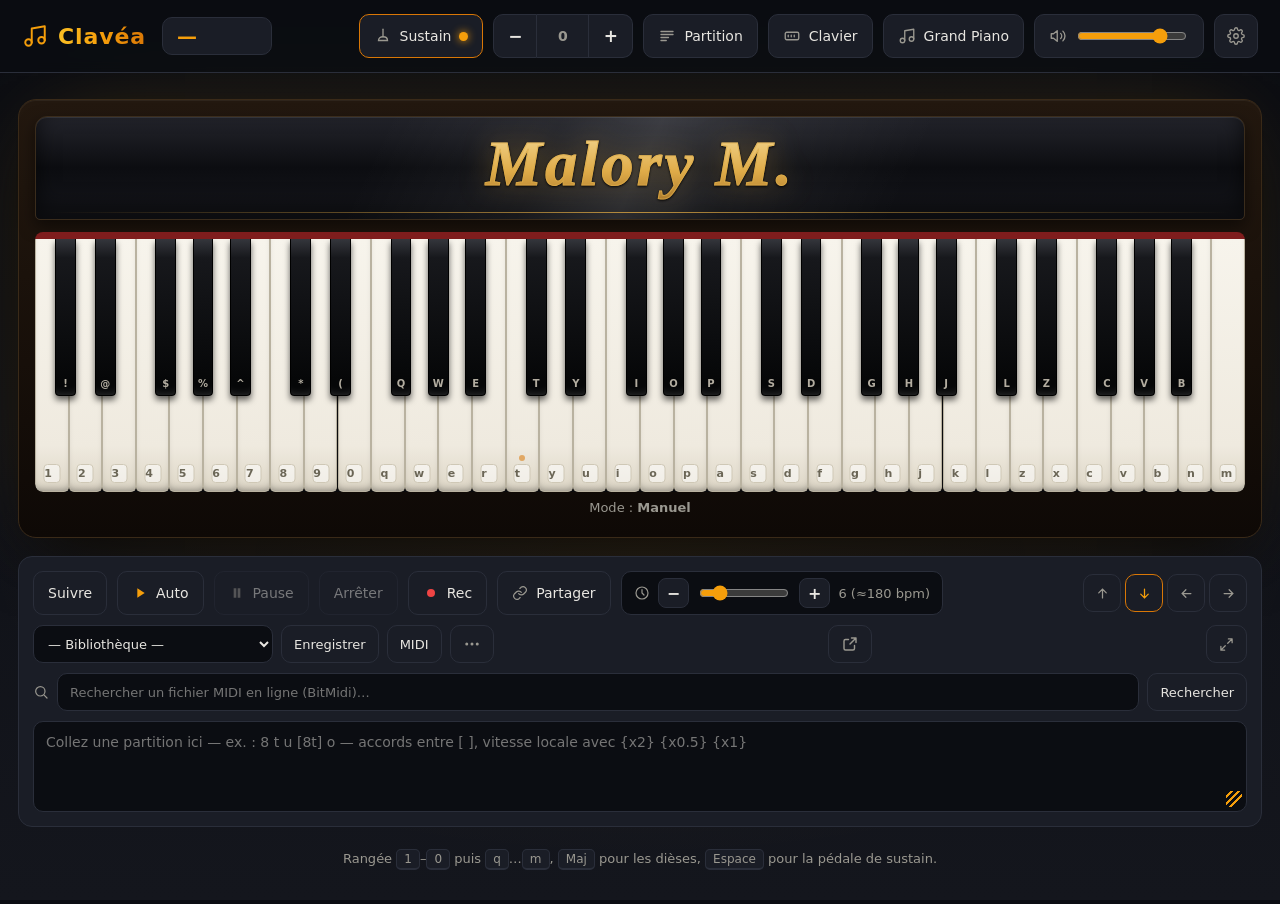
<file: index.html>
<!DOCTYPE html>
<html lang="fr">
<head>
<meta charset="UTF-8">
<meta name="viewport" content="width=device-width, initial-scale=1">
<meta name="theme-color" content="#0b0d12">
<title>Clavéa — Grand Piano Virtuel</title>
<link rel="manifest" href="manifest.webmanifest">
<link rel="icon" href="icon.svg" type="image/svg+xml">
<link rel="stylesheet" href="style.css">
</head>
<body data-labels="keys">

<div class="iab-banner" id="iabBanner" hidden>
  <svg viewBox="0 0 24 24" fill="none" stroke="currentColor" stroke-width="1.8" stroke-linecap="round" stroke-linejoin="round" aria-hidden="true">
    <path d="M18 13v6a2 2 0 0 1-2 2H5a2 2 0 0 1-2-2V8a2 2 0 0 1 2-2h6"/><path d="M15 3h6v6M10 14 21 3"/>
  </svg>
  <p>Vous êtes dans le navigateur intégré d'une app. Pour le son, le plein écran et le mode hors-ligne, ouvrez cette page dans votre navigateur (menu <strong>⋯</strong> → « Ouvrir dans le navigateur »).</p>
  <button id="iabDismiss" type="button">OK</button>
</div>

<header class="topbar">
  <div class="brand">
    <svg class="logo" viewBox="0 0 24 24" fill="none" stroke="currentColor" stroke-width="1.8" stroke-linecap="round" stroke-linejoin="round" aria-hidden="true">
      <path d="M9 18V5l12-2v13"/><circle cx="6" cy="18" r="3"/><circle cx="18" cy="16" r="3"/>
    </svg>
    <h1>Clavéa</h1>
  </div>

  <div class="note-display" id="noteDisplay" aria-live="polite">
    <span class="nd-note" id="ndNote">—</span>
    <span class="nd-key" id="ndKey"></span>
  </div>

  <div class="controls">
    <button id="btnSustain" class="ctl-btn" type="button" aria-pressed="false" title="Verrouiller la pédale de sustain (ou maintenir Espace)">
      <svg viewBox="0 0 24 24" fill="none" stroke="currentColor" stroke-width="1.8" stroke-linecap="round" aria-hidden="true">
        <path d="M12 3v10"/><path d="M12 13c-3.5 0-6 2-6 5h12c0-3-2.5-5-6-5z"/>
      </svg>
      <span>Sustain</span>
      <span class="dot" aria-hidden="true"></span>
    </button>

    <div class="transpose" role="group" aria-label="Transposition">
      <button id="trDown" class="ctl-btn sq" type="button" title="Transposer −1 demi-ton" aria-label="Transposer moins un demi-ton">−</button>
      <button id="trVal" class="ctl-btn sq val" type="button" title="Réinitialiser la transposition">0</button>
      <button id="trUp" class="ctl-btn sq" type="button" title="Transposer +1 demi-ton" aria-label="Transposer plus un demi-ton">+</button>
    </div>

    <button id="btnSheet" class="ctl-btn" type="button" aria-pressed="false" title="Jouer une partition (touches guidées ou lecture auto)">
      <svg viewBox="0 0 24 24" fill="none" stroke="currentColor" stroke-width="1.8" stroke-linecap="round" stroke-linejoin="round" aria-hidden="true">
        <path d="M4 6h16M4 10h16M4 14h10M4 18h7"/>
      </svg>
      <span>Partition</span>
    </button>

    <button id="btnLabels" class="ctl-btn" type="button" title="Changer les étiquettes des touches">
      <svg viewBox="0 0 24 24" fill="none" stroke="currentColor" stroke-width="1.8" stroke-linecap="round" stroke-linejoin="round" aria-hidden="true">
        <rect x="3" y="7" width="18" height="10" rx="2"/><path d="M7 11v2M11 11v2M15 11v2"/>
      </svg>
      <span id="labelsText">Clavier</span>
    </button>

    <button id="btnInstrument" class="ctl-btn" type="button" title="Changer d'instrument (Grand Piano, Piano électrique, Clavecin, Orgue)">
      <svg viewBox="0 0 24 24" fill="none" stroke="currentColor" stroke-width="1.8" stroke-linecap="round" stroke-linejoin="round" aria-hidden="true">
        <path d="M9 18V5l12-2v13"/><circle cx="6" cy="18" r="3"/><circle cx="18" cy="16" r="3"/>
      </svg>
      <span id="instrumentText">Grand Piano</span>
    </button>

    <label class="vol">
      <svg viewBox="0 0 24 24" fill="none" stroke="currentColor" stroke-width="1.8" stroke-linecap="round" stroke-linejoin="round" aria-hidden="true">
        <path d="M11 5 6 9H3v6h3l5 4V5z"/><path d="M15.5 8.5a5 5 0 0 1 0 7"/><path d="M18.5 5.5a9 9 0 0 1 0 13"/>
      </svg>
      <input id="volume" type="range" min="0" max="100" value="80" aria-label="Volume">
    </label>

    <span class="badge" id="midiBadge" hidden title="Périphérique MIDI connecté">MIDI</span>
    <span class="badge badge-off" id="offlineBadge" hidden title="Mode hors-ligne : lecture depuis le cache">HORS-LIGNE</span>

    <button id="btnOrient" class="ctl-btn" type="button" title="Forcer l'affichage : Auto / Horizontal / Vertical" aria-label="Forcer l'orientation de l'affichage">
      <svg viewBox="0 0 24 24" fill="none" stroke="currentColor" stroke-width="1.8" stroke-linecap="round" stroke-linejoin="round" aria-hidden="true">
        <rect x="7" y="3" width="10" height="18" rx="2"/><path d="M21 12a9 9 0 0 0-4-7.5M3 12a9 9 0 0 1 4 7.5"/>
      </svg>
      <span id="orientLabel">Auto</span>
    </button>

    <div class="settings-wrap">
      <button id="btnSettings" class="ctl-btn sq" type="button" aria-expanded="false" title="Réglages d'affichage" aria-label="Réglages">
        <svg viewBox="0 0 24 24" fill="none" stroke="currentColor" stroke-width="1.8" stroke-linecap="round" stroke-linejoin="round" aria-hidden="true">
          <circle cx="12" cy="12" r="3"/>
          <path d="M19.4 15a1.7 1.7 0 0 0 .34 1.87l.06.06a2 2 0 1 1-2.83 2.83l-.06-.06a1.7 1.7 0 0 0-1.87-.34 1.7 1.7 0 0 0-1 1.55V21a2 2 0 1 1-4 0v-.09a1.7 1.7 0 0 0-1-1.55 1.7 1.7 0 0 0-1.87.34l-.06.06a2 2 0 1 1-2.83-2.83l.06-.06a1.7 1.7 0 0 0 .34-1.87 1.7 1.7 0 0 0-1.55-1H3a2 2 0 1 1 0-4h.09a1.7 1.7 0 0 0 1.55-1 1.7 1.7 0 0 0-.34-1.87l-.06-.06a2 2 0 1 1 2.83-2.83l.06.06a1.7 1.7 0 0 0 1.87.34h.09a1.7 1.7 0 0 0 1-1.55V3a2 2 0 1 1 4 0v.09a1.7 1.7 0 0 0 1 1.55 1.7 1.7 0 0 0 1.87-.34l.06-.06a2 2 0 1 1 2.83 2.83l-.06.06a1.7 1.7 0 0 0-.34 1.87v.09a1.7 1.7 0 0 0 1.55 1H21a2 2 0 1 1 0 4h-.09a1.7 1.7 0 0 0-1.55 1z"/>
        </svg>
      </button>
      <div class="settings-pop" id="settingsPop" hidden>
        <p class="sp-title">Affichage</p>
        <label title="Coupe réverb, feu d'artifice et cascade — contre le grésillement sur téléphone peu puissant"><input type="checkbox" id="optLight"> Mode léger (moins d'effets)</label>
        <label class="pm-hide"><input type="checkbox" id="optSheet"> Panneau partition</label>
        <label class="pm-hide"><input type="checkbox" id="optFx" checked> Feu d'artifice de notes</label>
        <label class="pm-hide"><input type="checkbox" id="optCascade" checked> Notes qui tombent (guide)</label>
        <label class="pm-hide"><input type="checkbox" id="optHint" checked> Ligne d'aide</label>
        <label class="pm-hide"><input type="checkbox" id="optSig" checked> Signature</label>
        <label><input type="checkbox" id="optKeysOnly"> Touches seules</label>
        <p class="sp-note mobile-only">La taille des touches se règle dans le mode <strong>Pleine touche</strong>.</p>
        <label class="sp-slider mobile-only" title="Un doigt doit glisser un peu avant de changer de note — évite les fausses notes"><span>Tolérance tactile</span><input type="range" id="optTouchTol" min="0" max="50" value="26" aria-label="Tolérance tactile"></label>
        <p class="sp-title">Son</p>
        <label class="sp-slider"><span>Instrument</span>
          <select id="optInstrument" aria-label="Instrument">
            <option value="piano">Grand Piano</option>
            <option value="epiano">Piano électrique</option>
            <option value="harpsi">Clavecin</option>
            <option value="organ">Orgue</option>
          </select>
        </label>
        <label class="sp-slider"><span>Réverb</span><input type="range" id="optReverb" min="0" max="100" value="25" aria-label="Niveau de réverbération">
          <button id="reverbReset" class="sp-reset" type="button" title="Réinitialiser la réverb (25)" aria-label="Réinitialiser la réverb">
            <svg viewBox="0 0 24 24" fill="none" stroke="currentColor" stroke-width="2" stroke-linecap="round" stroke-linejoin="round" aria-hidden="true"><path d="M3 12a9 9 0 1 0 2.6-6.4L3 8"/><path d="M3 3v5h5"/></svg>
          </button>
        </label>
        <p class="sp-title">Métronome</p>
        <label><input type="checkbox" id="optMetro"> Activer</label>
        <label class="sp-slider"><span>BPM <b id="metroBpmVal">100</b></span><input type="range" id="optMetroBpm" min="40" max="208" value="100" aria-label="Tempo du métronome">
          <button id="metroBpmReset" class="sp-reset" type="button" title="Réinitialiser le tempo (100)" aria-label="Réinitialiser le tempo">
            <svg viewBox="0 0 24 24" fill="none" stroke="currentColor" stroke-width="2" stroke-linecap="round" stroke-linejoin="round" aria-hidden="true"><path d="M3 12a9 9 0 1 0 2.6-6.4L3 8"/><path d="M3 3v5h5"/></svg>
          </button>
        </label>
        <p class="sp-version" id="spVersion"></p>
        <div class="sp-more" aria-hidden="true">
          <svg viewBox="0 0 24 24" fill="none" stroke="currentColor" stroke-width="2.2" stroke-linecap="round" stroke-linejoin="round"><path d="m6 9 6 6 6-6"/></svg>
        </div>
      </div>
    </div>
  </div>
</header>

<main class="stage">
  <canvas class="fx" id="fx" aria-hidden="true"></canvas>
  <div class="arena" id="arena" data-dock="bottom">
    <div class="piano-shell">
      <div class="piano-top">
        <span class="brand-name" id="signature">Malory M.</span>
      </div>
      <div class="piano-scroll" id="pianoScroll">
        <canvas class="cascade" id="cascade" hidden aria-hidden="true"></canvas>
        <div class="piano" id="piano" aria-label="Clavier de piano, 61 touches de Do2 à Do7"></div>
      </div>
      <input type="range" id="panBar" class="pan-bar" min="0" max="100" value="50" hidden aria-label="Faire défiler le clavier vers la gauche ou la droite">
      <div class="minimap" id="miniMap" aria-label="Aperçu du clavier — glisser pour se déplacer">
        <canvas id="miniMapCanvas"></canvas>
        <div class="mm-window" id="mmWindow"></div>
        <button class="ov-close" data-hide="miniMap" type="button" aria-label="Masquer l'aperçu du clavier" title="Masquer (revient au rechargement)">×</button>
      </div>
      <p class="mode-badge" id="modeBadge">Mode&nbsp;: <b>Manuel</b></p>
    </div>
    <section class="sheet" id="sheetPanel" hidden aria-label="Partition">
      <div class="sheet-lib">
        <select id="libSelect" aria-label="Bibliothèque de partitions">
          <option value="">— Bibliothèque —</option>
        </select>
        <button id="libSave" class="ctl-btn sm2" type="button" title="Enregistrer la partition actuelle dans la bibliothèque">Enregistrer</button>
        <button id="midiImport" class="ctl-btn sm2" type="button" title="Importer un fichier MIDI (.mid) et le convertir en partition — ou glissez-déposez le fichier ici">MIDI</button>
        <input type="file" id="midiFile" accept=".mid,.midi,audio/midi" hidden>
        <div class="lib-more-wrap">
          <button id="libMore" class="ctl-btn sm2 sq" type="button" aria-expanded="false" aria-haspopup="true" title="Plus d'actions" aria-label="Plus d'actions">
            <svg viewBox="0 0 24 24" fill="currentColor" aria-hidden="true"><circle cx="5" cy="12" r="2"/><circle cx="12" cy="12" r="2"/><circle cx="19" cy="12" r="2"/></svg>
          </button>
          <div class="lib-more-menu" id="libMoreMenu" hidden role="menu">
            <button id="libDelete" class="lm-item" type="button" role="menuitem" title="Supprimer la partition sélectionnée">Supprimer</button>
            <button id="libExport" class="lm-item" type="button" role="menuitem" title="Exporter toute la bibliothèque en fichier">Exporter</button>
            <button id="libImport" class="lm-item" type="button" role="menuitem" title="Importer un fichier de partitions">Importer</button>
          </div>
        </div>
        <input type="file" id="libFile" accept="application/json,.json" hidden>
        <button id="sheetDetach" class="ctl-btn sm2 sq detachbtn" type="button" title="Détacher la partition dans un onglet séparé, synchronisé en direct" aria-label="Détacher dans un onglet">
          <svg viewBox="0 0 24 24" fill="none" stroke="currentColor" stroke-width="1.9" stroke-linecap="round" stroke-linejoin="round" aria-hidden="true">
            <path d="M14 4h6v6M20 4l-8 8M18 14v4a2 2 0 0 1-2 2H6a2 2 0 0 1-2-2V8a2 2 0 0 1 2-2h4"/>
          </svg>
        </button>
        <button id="sheetTools" class="ctl-btn sm2 sq toolsbtn" type="button" aria-pressed="false" title="Afficher/masquer les outils (bibliothèque, recherche…)" aria-label="Afficher ou masquer les outils">
          <svg viewBox="0 0 24 24" fill="none" stroke="currentColor" stroke-width="2" stroke-linecap="round" stroke-linejoin="round" aria-hidden="true">
            <path d="M6 9l6 6 6-6"/>
          </svg>
        </button>
        <button id="sheetMax" class="ctl-btn sm2 maxbtn" type="button" aria-pressed="false" title="Agrandir le panneau en plein écran (Échap pour réduire)">
          <svg viewBox="0 0 24 24" fill="none" stroke="currentColor" stroke-width="2" stroke-linecap="round" stroke-linejoin="round" aria-hidden="true">
            <path d="M15 3h6v6M9 21H3v-6M21 3l-7 7M3 21l7-7"/>
          </svg>
        </button>
      </div>
      <div class="save-row" id="saveRow" hidden>
        <svg viewBox="0 0 24 24" fill="none" stroke="currentColor" stroke-width="1.8" stroke-linecap="round" stroke-linejoin="round" aria-hidden="true">
          <path d="M19 21H5a2 2 0 0 1-2-2V5a2 2 0 0 1 2-2h11l5 5v11a2 2 0 0 1-2 2z"/><path d="M17 21v-8H7v8M7 3v5h8"/>
        </svg>
        <input id="saveName" type="text" maxlength="60" placeholder="Nom de la partition…" aria-label="Nom de la partition">
        <button id="saveOk" class="ctl-btn sm2" type="button">Enregistrer</button>
        <button id="saveCancel" class="ctl-btn sm2" type="button">Annuler</button>
      </div>
      <div class="midi-search">
        <svg viewBox="0 0 24 24" fill="none" stroke="currentColor" stroke-width="1.8" stroke-linecap="round" aria-hidden="true"><circle cx="11" cy="11" r="7"/><path d="m21 21-4.3-4.3"/></svg>
        <input id="midiQuery" type="search" placeholder="Rechercher un fichier MIDI en ligne (BitMidi)…" aria-label="Rechercher un fichier MIDI en ligne">
        <button id="midiSearchBtn" class="ctl-btn sm2" type="button">Rechercher</button>
      </div>
      <div class="midi-results" id="midiResults" hidden></div>
      <textarea id="sheetInput" rows="3" spellcheck="false"
        placeholder="Collez une partition ici — ex. : 8 t u [8t] o — accords entre [ ], vitesse locale avec {x2} {x0.5} {x1}"></textarea>
      <div class="sheet-actions">
        <button id="sheetStart" class="ctl-btn" type="button" title="Mode guidé : les touches s'illuminent, à vous de jouer">Suivre</button>
        <button id="autoStart" class="ctl-btn" type="button" title="Lecture automatique de la partition">
          <svg viewBox="0 0 24 24" fill="currentColor" aria-hidden="true"><path d="M8 5v14l11-7z"/></svg>
          Auto
        </button>
        <button id="autoPause" class="ctl-btn" type="button" disabled title="Mettre en pause ou reprendre la lecture automatique">
          <svg viewBox="0 0 24 24" fill="currentColor" aria-hidden="true"><path id="autoPauseIcon" d="M7 5h4v14H7zM13 5h4v14h-4z"/></svg>
          <span id="autoPauseText">Pause</span>
        </button>
        <button id="sheetStop" class="ctl-btn" type="button" disabled>Arrêter</button>
        <button id="recBtn" class="ctl-btn" type="button" title="Enregistrer ce que vous jouez et générer la partition">
          <svg viewBox="0 0 24 24" fill="currentColor" aria-hidden="true"><circle cx="12" cy="12" r="6"/></svg>
          Rec
        </button>
        <button id="shareBtn" class="ctl-btn" type="button" title="Copier un lien de partage de cette partition">
          <svg viewBox="0 0 24 24" fill="none" stroke="currentColor" stroke-width="1.8" stroke-linecap="round" stroke-linejoin="round" aria-hidden="true">
            <path d="M10 13a5 5 0 0 0 7.5.5l3-3a5 5 0 0 0-7-7l-1.7 1.7"/><path d="M14 11a5 5 0 0 0-7.5-.5l-3 3a5 5 0 0 0 7 7l1.7-1.7"/>
          </svg>
          Partager
        </button>
        <div class="tempo" title="Vitesse de lecture automatique (notes par seconde)">
          <svg viewBox="0 0 24 24" fill="none" stroke="currentColor" stroke-width="1.8" stroke-linecap="round" aria-hidden="true"><circle cx="12" cy="12" r="9"/><path d="M12 7v5l3 3"/></svg>
          <button id="tempoDown" class="ctl-btn tp" type="button" title="Ralentir" aria-label="Ralentir la lecture">−</button>
          <input id="tempo" type="range" min="1" max="30" step="0.5" value="6" aria-label="Vitesse de lecture automatique">
          <button id="tempoUp" class="ctl-btn tp" type="button" title="Accélérer" aria-label="Accélérer la lecture">+</button>
          <span class="tempo-val" id="tempoVal">6</span>
        </div>
        <span class="sheet-progress" id="sheetProgress" aria-live="polite"></span>
        <div class="dock" role="group" aria-label="Position du panneau partition">
          <button class="ctl-btn dk" type="button" data-dock="top" title="Panneau au-dessus du piano" aria-label="Panneau au-dessus">
            <svg viewBox="0 0 24 24" fill="none" stroke="currentColor" stroke-width="2" stroke-linecap="round" aria-hidden="true"><path d="M12 19V5M6 11l6-6 6 6"/></svg>
          </button>
          <button class="ctl-btn dk" type="button" data-dock="bottom" title="Panneau sous le piano" aria-label="Panneau en dessous">
            <svg viewBox="0 0 24 24" fill="none" stroke="currentColor" stroke-width="2" stroke-linecap="round" aria-hidden="true"><path d="M12 5v14M6 13l6 6 6-6"/></svg>
          </button>
          <button class="ctl-btn dk" type="button" data-dock="left" title="Panneau à gauche du piano" aria-label="Panneau à gauche">
            <svg viewBox="0 0 24 24" fill="none" stroke="currentColor" stroke-width="2" stroke-linecap="round" aria-hidden="true"><path d="M19 12H5M11 6l-6 6 6 6"/></svg>
          </button>
          <button class="ctl-btn dk" type="button" data-dock="right" title="Panneau à droite du piano" aria-label="Panneau à droite">
            <svg viewBox="0 0 24 24" fill="none" stroke="currentColor" stroke-width="2" stroke-linecap="round" aria-hidden="true"><path d="M5 12h14M13 6l6 6-6 6"/></svg>
          </button>
        </div>
      </div>
    </section>
  </div>

  <p class="hint" id="hintLine">
    Rangée <kbd>1</kbd>–<kbd>0</kbd> puis <kbd>q</kbd>…<kbd>m</kbd>,
    <kbd>Maj</kbd> pour les dièses, <kbd>Espace</kbd> pour la pédale de sustain.
  </p>
</main>

<button id="keysQuick" class="keys-quick" type="button" title="Passer en plein clavier (touches seules)">
  <svg viewBox="0 0 24 24" fill="none" stroke="currentColor" stroke-width="1.8" stroke-linecap="round" stroke-linejoin="round" aria-hidden="true">
    <rect x="2" y="6" width="20" height="12" rx="2"/><path d="M6 6v7M10 6v7M14 6v7M18 6v7"/>
  </svg>
  Pleine touche
</button>

<div class="keys-size" id="keysSize" aria-label="Taille des touches">
  <button class="ks-fold" id="ksFold" type="button" aria-expanded="true" aria-label="Replier ou déplier les réglages de taille" title="Replier / déplier">
    <svg class="i-fold" viewBox="0 0 24 24" fill="none" stroke="currentColor" stroke-width="2.2" stroke-linecap="round" stroke-linejoin="round" aria-hidden="true"><path d="M6 15l6-6 6 6"/></svg>
    <svg class="i-expand" viewBox="0 0 24 24" fill="none" stroke="currentColor" stroke-width="2" stroke-linecap="round" stroke-linejoin="round" aria-hidden="true"><path d="M3 12h18M7 8l-4 4 4 4M17 8l4 4-4 4"/><path d="M12 4v3M12 17v3"/></svg>
  </button>
  <div class="ks-body">
    <label title="Largeur des touches">
      <svg viewBox="0 0 24 24" fill="none" stroke="currentColor" stroke-width="2" stroke-linecap="round" stroke-linejoin="round" aria-hidden="true"><path d="M3 12h18M7 8l-4 4 4 4M17 8l4 4-4 4"/></svg>
      <button type="button" class="ks-step" data-ks="ksW" data-d="-15" aria-label="Réduire la largeur des touches">−</button>
      <input id="ksW" type="range" min="35" max="320" step="5" value="100" aria-label="Largeur des touches">
      <button type="button" class="ks-step" data-ks="ksW" data-d="15" aria-label="Augmenter la largeur des touches">+</button>
    </label>
    <label title="Hauteur des touches">
      <svg viewBox="0 0 24 24" fill="none" stroke="currentColor" stroke-width="2" stroke-linecap="round" stroke-linejoin="round" aria-hidden="true"><path d="M12 3v18M8 7l4-4 4 4M8 17l4 4 4-4"/></svg>
      <button type="button" class="ks-step" data-ks="ksH" data-d="-5" aria-label="Réduire la hauteur des touches">−</button>
      <input id="ksH" type="range" min="40" max="100" step="5" value="100" aria-label="Hauteur des touches">
      <button type="button" class="ks-step" data-ks="ksH" data-d="5" aria-label="Augmenter la hauteur des touches">+</button>
    </label>
  </div>
</div>

<button id="keysOnlyExit" class="keys-exit" type="button" hidden aria-label="Quitter le mode touches seules" title="Quitter le mode touches seules">
  <svg viewBox="0 0 24 24" fill="none" stroke="currentColor" stroke-width="2" stroke-linecap="round" aria-hidden="true"><path d="M18 6 6 18M6 6l12 12"/></svg>
</button>

<button id="fabSettings" class="fab" type="button" aria-label="Réglages — glisser pour déplacer, pousser hors de l'écran pour masquer">
  <svg viewBox="0 0 24 24" fill="none" stroke="currentColor" stroke-width="1.8" stroke-linecap="round" stroke-linejoin="round" aria-hidden="true">
    <circle cx="12" cy="12" r="3"/>
    <path d="M19.4 15a1.7 1.7 0 0 0 .34 1.87l.06.06a2 2 0 1 1-2.83 2.83l-.06-.06a1.7 1.7 0 0 0-1.87-.34 1.7 1.7 0 0 0-1 1.55V21a2 2 0 1 1-4 0v-.09a1.7 1.7 0 0 0-1-1.55 1.7 1.7 0 0 0-1.87.34l-.06.06a2 2 0 1 1-2.83-2.83l.06-.06a1.7 1.7 0 0 0 .34-1.87 1.7 1.7 0 0 0-1.55-1H3a2 2 0 1 1 0-4h.09a1.7 1.7 0 0 0 1.55-1 1.7 1.7 0 0 0-.34-1.87l-.06-.06a2 2 0 1 1 2.83-2.83l.06.06a1.7 1.7 0 0 0 1.87.34h.09a1.7 1.7 0 0 0 1-1.55V3a2 2 0 1 1 4 0v.09a1.7 1.7 0 0 0 1 1.55 1.7 1.7 0 0 0 1.87-.34l.06-.06a2 2 0 1 1 2.83 2.83l-.06.06a1.7 1.7 0 0 0-.34 1.87v.09a1.7 1.7 0 0 0 1.55 1H21a2 2 0 1 1 0 4h-.09a1.7 1.7 0 0 0-1.55 1z"/>
  </svg>
</button>

<div class="rotate-hint" id="rotateHint" hidden>
  <svg viewBox="0 0 24 24" fill="none" stroke="currentColor" stroke-width="1.6" stroke-linecap="round" stroke-linejoin="round" aria-hidden="true">
    <rect x="7" y="3" width="10" height="18" rx="2"/><path d="M21 12a9 9 0 0 0-4-7.5M3 12a9 9 0 0 1 4 7.5"/>
  </svg>
  <p>Tournez votre téléphone en mode paysage pour profiter de tout le clavier.</p>
  <div class="rh-actions">
    <button id="rotateFs" class="ctl-btn sm2" type="button">Plein écran paysage</button>
    <button id="rotateDismiss" class="ctl-btn sm2" type="button">Continuer ainsi</button>
  </div>
</div>

<div class="loader" id="loader" role="status">
  <div class="loader-card">
    <svg class="logo big" viewBox="0 0 24 24" fill="none" stroke="currentColor" stroke-width="1.8" stroke-linecap="round" stroke-linejoin="round" aria-hidden="true">
      <path d="M9 18V5l12-2v13"/><circle cx="6" cy="18" r="3"/><circle cx="18" cy="16" r="3"/>
    </svg>
    <p id="loaderText">Chargement des échantillons…</p>
    <div class="progress"><div class="progress-bar" id="progressBar"></div></div>
  </div>
</div>

<script src="app.js"></script>
</body>
</html>
</file>
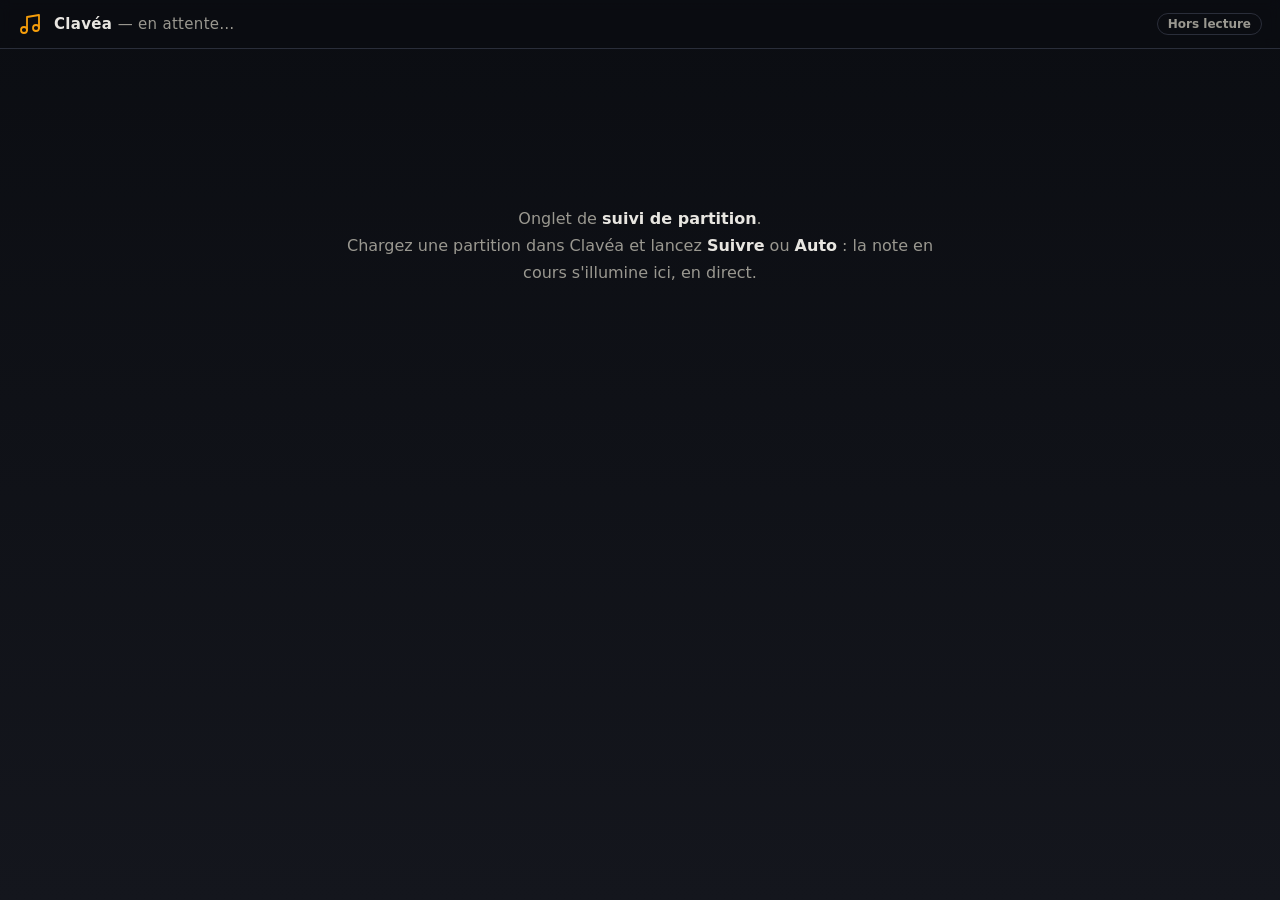
<file: follow.html>
<!DOCTYPE html>
<html lang="fr">
<head>
<meta charset="UTF-8">
<meta name="viewport" content="width=device-width, initial-scale=1">
<meta name="theme-color" content="#0b0d12">
<title>Clavéa — Suivi de partition</title>
<link rel="icon" href="icon.svg" type="image/svg+xml">
<style>
  :root {
    --bg: #0b0d12; --bg-2: #14161d; --surface: #1a1d26; --border: #2a2e3a;
    --text: #e8e6e1; --text-dim: #9a9890; --accent: #f59e0b; --accent-deep: #d97706;
  }
  * { box-sizing: border-box; }
  html, body { height: 100%; margin: 0; }
  body {
    display: flex; flex-direction: column;
    background: linear-gradient(180deg, var(--bg) 0%, var(--bg-2) 100%);
    color: var(--text);
    font-family: system-ui, -apple-system, "Segoe UI", Roboto, sans-serif;
  }
  header {
    display: flex; align-items: center; gap: 12px;
    padding: 12px 18px; border-bottom: 1px solid var(--border);
    background: rgba(11, 13, 18, .6); backdrop-filter: blur(6px);
  }
  .logo { width: 24px; height: 24px; color: var(--accent); flex-shrink: 0; }
  h1 { font-size: 15px; margin: 0; font-weight: 700; letter-spacing: .3px; }
  #title { color: var(--text-dim); font-weight: 500; }
  #status {
    margin-left: auto; display: flex; align-items: center; gap: 10px;
    font-size: 13px; color: var(--text-dim); font-variant-numeric: tabular-nums;
  }
  #badge {
    padding: 3px 10px; border-radius: 999px; font-size: 12px; font-weight: 600;
    border: 1px solid var(--border); color: var(--text-dim);
  }
  #badge.play { color: #0b0d12; background: var(--accent); border-color: var(--accent); }
  main {
    flex: 1; overflow-y: auto; padding: clamp(16px, 4vw, 48px);
    scroll-behavior: smooth;
  }
  #sheet {
    max-width: 1100px; margin: 0 auto;
    font-size: clamp(20px, 3.4vw, 34px); line-height: 2;
    letter-spacing: .5px; white-space: pre-wrap; word-break: break-word;
  }
  .tok { border-radius: 6px; padding: 1px 3px; transition: color .1s, background .1s; }
  .tok.done { color: var(--text-dim); }
  .tok.now {
    color: #0b0d12; background: var(--accent);
    box-shadow: 0 0 0 3px rgba(245, 158, 11, .35);
  }
  #empty {
    max-width: 620px; margin: 12vh auto 0; text-align: center; color: var(--text-dim);
    font-size: 16px; line-height: 1.7;
  }
  #empty b { color: var(--text); }
</style>
</head>
<body>
<header>
  <svg class="logo" viewBox="0 0 24 24" fill="none" stroke="currentColor" stroke-width="1.8" stroke-linecap="round" stroke-linejoin="round" aria-hidden="true">
    <path d="M9 18V5l12-2v13"/><circle cx="6" cy="18" r="3"/><circle cx="18" cy="16" r="3"/>
  </svg>
  <h1>Clavéa <span id="title">— en attente…</span></h1>
  <div id="status"><span id="count"></span><span id="badge">Hors lecture</span></div>
</header>
<main>
  <div id="empty">
    Onglet de <b>suivi de partition</b>.<br>
    Chargez une partition dans Clavéa et lancez <b>Suivre</b> ou <b>Auto</b> :
    la note en cours s'illumine ici, en direct.
  </div>
  <div id="sheet" hidden></div>
</main>
<script>
  const ch = ('BroadcastChannel' in window) ? new BroadcastChannel('clavea-follow') : null;
  const sheetEl = document.getElementById('sheet');
  const emptyEl = document.getElementById('empty');
  const titleEl = document.getElementById('title');
  const badgeEl = document.getElementById('badge');
  const countEl = document.getElementById('count');
  let tokEls = [];       // spans, un par pas
  let curIdx = -1;

  const esc = s => s.replace(/&/g, '&amp;').replace(/</g, '&lt;').replace(/>/g, '&gt;');

  function renderSheet(text, tokens, title) {
    titleEl.textContent = title ? '— ' + title : '';
    if (!text || !tokens || !tokens.length) {
      sheetEl.hidden = true; emptyEl.hidden = false; tokEls = []; curIdx = -1; return;
    }
    emptyEl.hidden = true; sheetEl.hidden = false;
    let html = '', last = 0;
    tokens.forEach((t, k) => {
      if (t.start > last) html += esc(text.slice(last, t.start));
      html += '<span class="tok" data-i="' + k + '">' + esc(text.slice(t.start, t.end)) + '</span>';
      last = t.end;
    });
    if (last < text.length) html += esc(text.slice(last));
    sheetEl.innerHTML = html;
    tokEls = [...sheetEl.querySelectorAll('.tok')];
    curIdx = -1;
  }

  function setPos(idx) {
    if (idx === curIdx) return;
    tokEls.forEach((el, k) => {
      el.classList.toggle('now', k === idx);
      el.classList.toggle('done', k < idx);
    });
    curIdx = idx;
    const el = tokEls[idx];
    if (el) {
      const r = el.getBoundingClientRect(), m = document.querySelector('main').getBoundingClientRect();
      if (r.top < m.top + 80 || r.bottom > m.bottom - 80) el.scrollIntoView({ block: 'center' });
    }
  }

  function setBadge(text, playing) {
    badgeEl.textContent = text;
    badgeEl.classList.toggle('play', !!playing);
  }

  if (ch) {
    ch.onmessage = e => {
      const d = e.data; if (!d) return;
      if (d.type === 'sheet') { renderSheet(d.text, d.tokens, d.title); setBadge('Prêt', false); countEl.textContent = ''; }
      else if (d.type === 'pos') {
        setPos(d.idx);
        setBadge(d.mode === 'auto' ? 'Lecture auto' : 'Suivre', d.playing);
        countEl.textContent = (Math.min(d.idx + 1, d.total)) + ' / ' + d.total;
      }
      else if (d.type === 'stop') { setPos(-1); setBadge('Hors lecture', false); }
    };
    // Demande l'état courant à l'app principale.
    ch.postMessage({ type: 'hello' });
  } else {
    emptyEl.innerHTML = 'Votre navigateur ne supporte pas la synchronisation entre onglets (BroadcastChannel).';
  }
</script>
</body>
</html>
</file>
<file: style.css>
/* ===== Piano — thème scène sombre, accent ambre ===== */
:root {
  --bg: #0b0d12;
  --bg-2: #14161d;
  --surface: #1a1d26;
  --border: #2a2e3a;
  --text: #e8e6e1;
  --text-dim: #9a9890;
  --accent: #f59e0b;
  --accent-deep: #d97706;
  --felt: #7f1d1d;
  --white-key: linear-gradient(180deg, #f7f4ec 0%, #efeadf 82%, #ddd6c6 100%);
  --white-key-down: linear-gradient(180deg, #e8e2d4 0%, #ddd5c2 82%, #c9c0aa 100%);
  --black-key: linear-gradient(180deg, #34363c 0%, #17181c 12%, #060708 90%);
  --black-key-down: linear-gradient(180deg, #232429 0%, #101114 12%, #030304 90%);
  --focus: 0 0 0 3px rgba(245, 158, 11, .55);
}

* { box-sizing: border-box; }
[hidden] { display: none !important; }
html, body { height: 100%; }

body {
  margin: 0;
  font-family: "Segoe UI", system-ui, -apple-system, "Helvetica Neue", Arial, sans-serif;
  background:
    radial-gradient(1100px 500px at 50% 62%, rgba(245, 158, 11, .07), transparent 60%),
    linear-gradient(180deg, var(--bg) 0%, var(--bg-2) 100%);
  color: var(--text);
  display: flex;
  flex-direction: column;
  min-height: 100dvh;
  overflow-x: hidden;
  -webkit-user-select: none;
  user-select: none;
}

/* ===== Barre du haut ===== */
.topbar {
  position: relative;
  z-index: 100; /* le popover réglages doit passer au-dessus de la scène */
  display: flex;
  align-items: center;
  gap: 16px;
  flex-wrap: wrap;
  padding: 14px 22px;
  border-bottom: 1px solid var(--border);
  background: rgba(11, 13, 18, .7);
  backdrop-filter: blur(8px);
}

.brand { display: flex; align-items: center; gap: 10px; }
.brand h1 {
  margin: 0;
  font-size: 22px;
  font-weight: 700;
  letter-spacing: .04em;
  background: linear-gradient(90deg, #fbbf24, #f59e0b, #d97706);
  -webkit-background-clip: text;
  background-clip: text;
  color: transparent;
}
.logo { width: 26px; height: 26px; color: var(--accent); }
.logo.big { width: 44px; height: 44px; }

.note-display {
  display: flex;
  align-items: baseline;
  gap: 10px;
  min-width: 110px;
  padding: 6px 14px;
  border: 1px solid var(--border);
  border-radius: 10px;
  background: var(--surface);
  font-variant-numeric: tabular-nums;
}
.nd-note { font-size: 20px; font-weight: 700; color: var(--accent); min-width: 46px; }
.nd-key { font-size: 13px; color: var(--text-dim); }

.controls { display: flex; align-items: center; gap: 10px; margin-left: auto; flex-wrap: wrap; }

.ctl-btn {
  display: inline-flex;
  align-items: center;
  gap: 8px;
  min-height: 44px;
  padding: 8px 14px;
  font: inherit;
  font-size: 14px;
  color: var(--text);
  background: var(--surface);
  border: 1px solid var(--border);
  border-radius: 10px;
  cursor: pointer;
  transition: border-color .2s, background .2s, transform .15s;
  touch-action: manipulation;
}
.ctl-btn:hover { border-color: var(--accent-deep); }
.ctl-btn:active { transform: scale(.97); }
.ctl-btn:focus-visible { outline: none; box-shadow: var(--focus); }
.ctl-btn svg { width: 18px; height: 18px; color: var(--text-dim); }

.ctl-btn .dot {
  width: 9px; height: 9px;
  border-radius: 50%;
  background: #3f4351;
  transition: background .15s, box-shadow .15s;
}
.ctl-btn.on { border-color: var(--accent-deep); }
.ctl-btn.on .dot { background: var(--accent); box-shadow: 0 0 8px var(--accent); }

.transpose { display: inline-flex; }
.transpose .ctl-btn { border-radius: 0; }
.transpose .ctl-btn:first-child { border-radius: 10px 0 0 10px; }
.transpose .ctl-btn:last-child { border-radius: 0 10px 10px 0; border-left: none; }
.ctl-btn.sq {
  min-width: 44px;
  justify-content: center;
  padding: 8px 10px;
  font-size: 17px;
  font-weight: 600;
}
.ctl-btn.val {
  min-width: 52px;
  font-size: 14px;
  font-variant-numeric: tabular-nums;
  color: var(--text-dim);
  border-left: none;
}
.ctl-btn.val.active { color: var(--accent); }

.vol {
  display: inline-flex;
  align-items: center;
  gap: 8px;
  min-height: 44px;
  padding: 8px 14px;
  background: var(--surface);
  border: 1px solid var(--border);
  border-radius: 10px;
}
.vol svg { width: 18px; height: 18px; color: var(--text-dim); }
.vol input[type="range"] { width: 110px; accent-color: var(--accent); cursor: pointer; }
.vol input[type="range"]:focus-visible { outline: none; box-shadow: var(--focus); border-radius: 4px; }

.settings-wrap { position: relative; }
.settings-pop {
  position: absolute;
  top: calc(100% + 10px);
  right: 0;
  z-index: 60;
  display: flex;
  flex-direction: column;
  gap: 10px;
  min-width: 210px;
  padding: 14px 16px;
  background: var(--surface);
  border: 1px solid var(--border);
  border-radius: 12px;
  box-shadow: 0 14px 34px -12px rgba(0, 0, 0, .8);
}
.settings-pop .sp-title {
  margin: 0 0 2px;
  font-size: 11px;
  font-weight: 700;
  letter-spacing: .1em;
  text-transform: uppercase;
  color: var(--text-dim);
}
.settings-pop .sp-note {
  margin: 0;
  font-size: 12px;
  line-height: 1.4;
  color: var(--text-dim);
}
.settings-pop .sp-note strong { color: var(--accent); }
.settings-pop label {
  display: flex;
  align-items: center;
  gap: 10px;
  font-size: 14px;
  cursor: pointer;
  min-height: 28px;
}
.settings-pop label.opt-off { opacity: .4; }
.settings-pop input[type="checkbox"] {
  width: 16px;
  height: 16px;
  accent-color: var(--accent);
  cursor: pointer;
}
.settings-pop .sp-slider {
  gap: 10px;
  font-size: 13px;
  color: var(--text-dim);
}
.settings-pop .sp-slider span { min-width: 62px; }
.settings-pop .sp-slider b { color: var(--accent); font-variant-numeric: tabular-nums; }
.settings-pop .sp-slider input[type="range"] {
  flex: 1;
  accent-color: var(--accent);
  cursor: pointer;
}
.settings-pop .sp-slider select {
  flex: 1;
  min-width: 0;
  min-height: 32px;
  padding: 4px 8px;
  font: inherit;
  font-size: 13px;
  color: var(--text);
  background: var(--bg);
  border: 1px solid var(--border);
  border-radius: 8px;
  cursor: pointer;
}
/* Ascenseur permanent du menu réglages : on VOIT qu'il y a de quoi défiler */
.settings-pop {
  scrollbar-width: thin;
  scrollbar-color: var(--accent-deep) var(--border);
}
.settings-pop::-webkit-scrollbar { width: 6px; }
.settings-pop::-webkit-scrollbar-track { background: var(--border); border-radius: 3px; }
.settings-pop::-webkit-scrollbar-thumb { background: var(--accent-deep); border-radius: 3px; }

.sp-version {
  margin: 4px 0 0;
  font-size: 11px;
  color: var(--text-dim);
  text-align: center;
  letter-spacing: .04em;
}

/* Indicateur « il y a plus de réglages en bas » */
.sp-more {
  display: none;
  position: sticky;
  bottom: -14px;
  margin: -10px -16px -14px;
  padding: 22px 0 6px;
  justify-content: center;
  background: linear-gradient(180deg, transparent, var(--surface) 60%);
  pointer-events: none;
}
.sp-more svg {
  width: 18px;
  height: 18px;
  color: var(--accent);
  animation: sp-bounce 1.4s ease-in-out infinite;
}
@keyframes sp-bounce {
  0%, 100% { transform: translateY(0); }
  50% { transform: translateY(4px); }
}
.settings-pop.scroll-hint .sp-more { display: flex; }

.sp-reset {
  display: inline-flex;
  align-items: center;
  justify-content: center;
  width: 26px;
  height: 26px;
  padding: 0;
  background: transparent;
  border: 1px solid transparent;
  border-radius: 7px;
  color: var(--text-dim);
  cursor: pointer;
  transition: color .15s, border-color .15s;
}
.sp-reset:hover { color: var(--accent); border-color: var(--border); }
.sp-reset:focus-visible { outline: none; box-shadow: var(--focus); }
.sp-reset svg { width: 13px; height: 13px; }

.badge {
  padding: 5px 10px;
  font-size: 11px;
  font-weight: 700;
  letter-spacing: .08em;
  color: #0b0d12;
  background: var(--accent);
  border-radius: 999px;
}
.badge-off { background: #64748b; color: #f1f5f9; }

/* ===== Scène ===== */
.stage {
  position: relative;
  flex: 1;
  display: flex;
  flex-direction: column;
  justify-content: center;
  align-items: center;
  gap: 22px;
  padding: 26px 18px 34px;
}

/* ===== Arène : piano + panneau partition, dockable ===== */
.arena {
  display: flex;
  gap: 18px;
  width: min(1500px, 100%);
  justify-content: center;
}
.arena[data-dock="bottom"] { flex-direction: column; }
.arena[data-dock="top"]    { flex-direction: column-reverse; }
.arena[data-dock="right"]  { flex-direction: row; align-items: stretch; }
.arena[data-dock="left"]   { flex-direction: row-reverse; align-items: stretch; }

/* En mode latéral : panneau redimensionnable en largeur, piano prend le reste */
.arena[data-dock="left"] .piano-shell,
.arena[data-dock="right"] .piano-shell { flex: 1; min-width: 0; }
.arena[data-dock="left"] .sheet,
.arena[data-dock="right"] .sheet {
  width: 340px;
  min-width: 240px;
  max-width: 75vw;
  resize: horizontal;
  overflow: auto;
}
.arena[data-dock="left"] .sheet textarea,
.arena[data-dock="right"] .sheet textarea { min-height: 160px; }

/* En portrait sur petit écran, pas la place pour un panneau latéral :
   tout passe en colonne. En paysage, le choix de dock est respecté. */
@media (max-width: 900px) and (orientation: portrait) {
  /* pas de panneau latéral en portrait : gauche/droite/bas → sous le piano,
     mais on respecte le dock « haut » (panneau au-dessus du piano) */
  .arena { flex-direction: column !important; }
  .arena[data-dock="top"] { flex-direction: column-reverse !important; }
  .arena .sheet { width: 100% !important; resize: none; }
}

/* En paysage, la largeur des touches suit le curseur (comme ailleurs) :
   si les touches débordent, l'ascenseur horizontal réapparaît ; si on
   réduit la largeur, tout le clavier tient à l'écran. */

.fx {
  position: absolute;
  inset: 0;
  width: 100%;
  height: 100%;
  pointer-events: none;
  z-index: 5;
}

.piano-shell {
  width: min(1500px, 100%);
  padding: 16px 16px 22px;
  border-radius: 18px;
  background: linear-gradient(180deg, #23180f 0%, #170f09 60%, #0e0906 100%);
  border: 1px solid #3a2a18;
  box-shadow:
    0 30px 60px -20px rgba(0, 0, 0, .8),
    0 0 90px -30px rgba(245, 158, 11, .25),
    inset 0 1px 0 rgba(255, 255, 255, .05);
}

.piano-scroll { overflow-x: auto; border-radius: 8px; }

/* Bande « cascade » : les notes à jouer tombent vers leur touche */
.cascade {
  display: block;
  width: 100%;
  min-width: max(calc(940px * var(--key-w, 1)), 100%);
  height: clamp(80px, 14vw, 130px);
  border-radius: 8px 8px 0 0;
  background: linear-gradient(180deg, rgba(8, 10, 16, 0) 0%, rgba(8, 10, 16, .35) 100%);
}
.cascade[hidden] { display: none; }
/* espace compté : pas de cascade en touches seules ni en paysage roté */
body.keys-only .cascade,
body.css-landscape .cascade { display: none !important; }

.piano {
  position: relative;
  height: calc(clamp(150px, 26vw, 260px) * var(--key-h, 1));
  /* si le zoom rend le clavier plus étroit que l'écran, il s'étire pour le remplir */
  min-width: max(calc(940px * var(--key-w, 1)), 100%);
  border-radius: 0 0 8px 8px;
  /* feutre rouge au-dessus des touches */
  border-top: 7px solid var(--felt);
  background: #0a0a0c;
  touch-action: none;
  overflow: hidden; /* les étiquettes ne créent pas de défilement à petit zoom */
}

/* touch-action: none sur les touches → réponse instantanée à l'effleurement
   (le navigateur ne « guette » plus un éventuel défilement avant de valider). */
.key { position: absolute; top: 0; cursor: pointer; touch-action: none; }

.key.white {
  height: 100%;
  background: var(--white-key);
  border: 1px solid #b9b2a0;
  border-top: none;
  border-radius: 0 0 5px 5px;
  box-shadow: inset 0 -6px 8px -6px rgba(0, 0, 0, .45);
  transition: background .05s;
  z-index: 1;
}
.key.white.down {
  background: linear-gradient(180deg, #9ec8ff 0%, #5ea3f8 70%, #3b82f6 100%);
  border-color: #2f6cd0;
  box-shadow:
    inset 0 -3px 5px -4px rgba(0, 0, 0, .5),
    inset 0 4px 10px rgba(255, 255, 255, .35),
    0 0 18px rgba(59, 130, 246, .95),
    0 0 36px rgba(34, 211, 238, .5);
}
.key.white.down .lbl { color: #0b2b5e; }
.key.white.down .lbl-key { border-color: #3b82f6; background: rgba(219, 234, 254, .85); }

.key.black {
  height: 62%;
  background: var(--black-key);
  border: 1px solid #000;
  border-top: none;
  border-radius: 0 0 4px 4px;
  box-shadow:
    0 4px 6px rgba(0, 0, 0, .6),
    inset 0 -8px 10px -8px rgba(255, 255, 255, .18);
  transition: background .05s;
  z-index: 2;
}
.key.black.down {
  background: linear-gradient(180deg, #3f7fe8 0%, #2563c9 12%, #123a7d 90%);
  height: 61%;
  box-shadow:
    0 2px 3px rgba(0, 0, 0, .55),
    0 0 18px rgba(59, 130, 246, 1),
    0 0 36px rgba(34, 211, 238, .55),
    inset 0 -6px 8px -8px rgba(255, 255, 255, .3);
}
.key.black.down .lbl { color: #dbeafe; }

/* Étiquettes des touches */
.key .lbl {
  position: absolute;
  left: 50%;
  transform: translateX(-50%);
  font-size: 11px;
  font-weight: 600;
  pointer-events: none;
  display: none;
}
.key.white .lbl { bottom: 8px; color: #6b6656; }
.key.black .lbl { bottom: 6px; color: #b3ada0; font-size: 10px; }

body[data-labels="keys"]  .lbl-key  { display: block; }
body[data-labels="notes"] .lbl-note { display: block; }

.key .lbl-key { text-transform: none; }
.key.white .lbl-key {
  min-width: 17px;
  padding: 2px 0;
  border: 1px solid #cfc8b6;
  border-radius: 4px;
  background: rgba(255, 255, 255, .55);
}

/* Marqueur du Do central (C4) */
.key.c4::after {
  content: "";
  position: absolute;
  left: 50%;
  transform: translateX(-50%);
  bottom: 26px;
  width: 6px; height: 6px;
  border-radius: 50%;
  background: rgba(217, 119, 6, .55);
}
body[data-labels="keys"] .key.c4::after,
body[data-labels="notes"] .key.c4::after { bottom: 30px; }

/* ===== Touches suggérées (Key Assist / partition) — bleu ===== */
.key.white.hint {
  background: linear-gradient(180deg, #c7ddfb 0%, #93bdf5 82%, #6ea5ec 100%);
  box-shadow: inset 0 -6px 8px -6px rgba(0, 0, 0, .45), 0 0 18px rgba(59, 130, 246, .65);
}
.key.black.hint {
  background: linear-gradient(180deg, #1e4e96 0%, #143668 12%, #0b1f3f 90%);
  box-shadow: 0 4px 6px rgba(0, 0, 0, .6), 0 0 18px rgba(59, 130, 246, .8);
}
.key.hint .lbl { color: #123763; }
.key.white.hint .lbl-key { border-color: #7fa9dd; background: rgba(219, 234, 254, .75); }
.key.black.hint .lbl { color: #bfdbfe; }

/* ===== Panneau partition ===== */
.sheet {
  display: flex;
  flex-direction: column;
  gap: 10px;
  padding: 14px;
  background: var(--surface);
  border: 1px solid var(--border);
  border-radius: 14px;
}
.sheet textarea {
  width: 100%;
  max-width: 100%;
  resize: both;   /* agrandissable librement, hauteur ET largeur */
  min-height: 64px;
  padding: 10px 12px 16px;   /* place pour la poignée en bas à droite */
  font: inherit;
  font-size: 14px;
  line-height: 1.5;
  color: var(--text);
  /* Poignée de redimensionnement bien visible : chevrons accent en bas à droite */
  background-color: var(--bg);
  background-image: linear-gradient(135deg,
    transparent 0 3px, var(--accent) 3px 5px,
    transparent 5px 8px, var(--accent) 8px 10px,
    transparent 10px 13px, var(--accent) 13px 15px, transparent 15px);
  background-repeat: no-repeat;
  background-position: right 4px bottom 4px;
  background-size: 16px 16px;
  border: 1px solid var(--border);
  border-radius: 10px;
}
.sheet textarea:focus-visible { outline: none; box-shadow: var(--focus); }
/* Zone de préhension agrandie et transparente (les chevrons ci-dessus font le visuel) */
.sheet textarea::-webkit-resizer { background: transparent; }
.sheet-lib { display: flex; align-items: center; gap: 8px; flex-wrap: wrap; }
.sheet-lib .maxbtn { margin-left: auto; min-width: 38px; justify-content: center; }
.sheet-lib .maxbtn svg { width: 15px; height: 15px; }

/* Menu « ⋯ » d'actions secondaires de la bibliothèque */
.lib-more-wrap { position: relative; display: inline-flex; }
.lib-more-wrap .sq { min-width: 38px; justify-content: center; }
.lib-more-wrap .sq svg { width: 18px; height: 18px; }
.lib-more-menu {
  position: absolute;
  top: calc(100% + 6px);
  left: 0;
  z-index: 95;
  display: flex;
  flex-direction: column;
  gap: 2px;
  min-width: 150px;
  padding: 6px;
  background: var(--surface);
  border: 1px solid var(--border);
  border-radius: 10px;
  box-shadow: 0 12px 32px rgba(0, 0, 0, .5);
}
.lm-item {
  min-height: 38px;
  padding: 8px 12px;
  font: inherit;
  font-size: 13px;
  text-align: left;
  color: var(--text);
  background: transparent;
  border: 1px solid transparent;
  border-radius: 7px;
  cursor: pointer;
}
.lm-item:hover { background: var(--bg); border-color: var(--border); }
.lm-item:focus-visible { outline: none; box-shadow: var(--focus); }
.lm-item.danger { border-color: #dc2626; color: #fecaca; }

/* Panneau maximisé : lecture épurée — partition en GRAND + barre de lecture ;
   les outils (bibliothèque, recherche…) sont repliés dans un tiroir dépliable via ⌄. */
.sheet.max {
  position: fixed;
  inset: 80px 18px 18px 18px;
  z-index: 90;
  width: auto !important;
  max-width: none !important;
  resize: none;
  box-shadow: 0 30px 80px rgba(0, 0, 0, .75), 0 0 0 1px var(--border);
}
/* Ordre en agrandi : en-tête (outils/fermer) → partition → lecture en bas */
.sheet.max .sheet-lib     { order: -3; justify-content: flex-end; }
.sheet.max .save-row      { order: -2; }
.sheet.max .midi-search   { order: -2; }
.sheet.max .midi-results  { order: -2; }
/* La partition remplit tout l'espace ; width/height en !important pour écraser
   la taille figée que l'utilisateur a pu donner à la zone via le resize (styles inline). */
.sheet.max textarea       { order: -1; flex: 1; resize: none; width: 100% !important; height: auto !important; min-height: 0; font-size: 18px; line-height: 1.8; }
.sheet.max .sheet-actions { order: 0; }

/* Le bouton « détacher » reste visible dans l'en-tête agrandi, groupé à droite. */
.sheet-lib .detachbtn { margin-left: auto; }

/* Le bouton ⌄ « outils » n'apparaît qu'en agrandi. */
.toolsbtn { display: none; }
.sheet.max .toolsbtn { display: inline-flex; }
.sheet.max .toolsbtn svg { transition: transform .18s; }
.sheet.max.max-tools .toolsbtn svg { transform: rotate(180deg); }

/* Tiroir replié par défaut : on masque les contrôles bibliothèque + recherche,
   en gardant ⤢ (détacher), ⌄ (outils) et ⛶ (fermer) dans l'en-tête. */
.sheet.max:not(.max-tools) .sheet-lib > :not(.maxbtn):not(.toolsbtn):not(.detachbtn) { display: none; }
.sheet.max:not(.max-tools) .save-row,
.sheet.max:not(.max-tools) .midi-search,
.sheet.max:not(.max-tools) .midi-results { display: none; }
/* Barre de lecture réduite à l'essentiel quand le tiroir est fermé */
.sheet.max:not(.max-tools) #recBtn,
.sheet.max:not(.max-tools) #shareBtn,
.sheet.max:not(.max-tools) .dock { display: none; }
.sheet-lib select {
  min-height: 38px;
  padding: 6px 10px;
  font: inherit;
  font-size: 13px;
  color: var(--text);
  background: var(--bg);
  border: 1px solid var(--border);
  border-radius: 10px;
  cursor: pointer;
  max-width: 240px;
}
.sheet-lib select:focus-visible { outline: none; box-shadow: var(--focus); }
.ctl-btn.sm2 { min-height: 38px; padding: 6px 12px; font-size: 13px; }

.midi-search,
.save-row {
  display: flex;
  align-items: center;
  gap: 8px;
}
.save-row svg { width: 16px; height: 16px; color: var(--accent); flex-shrink: 0; }
.save-row input {
  flex: 1;
  min-height: 38px;
  padding: 6px 12px;
  font: inherit;
  font-size: 13px;
  color: var(--text);
  background: var(--bg);
  border: 1px solid var(--accent-deep);
  border-radius: 10px;
}
.save-row input:focus-visible { outline: none; box-shadow: var(--focus); }
#saveOk { border-color: var(--accent-deep); }

.ctl-btn.danger { border-color: #dc2626; color: #fecaca; }
.midi-search svg { width: 16px; height: 16px; color: var(--text-dim); flex-shrink: 0; }
.midi-search input {
  flex: 1;
  min-height: 38px;
  padding: 6px 12px;
  font: inherit;
  font-size: 13px;
  color: var(--text);
  background: var(--bg);
  border: 1px solid var(--border);
  border-radius: 10px;
}
.midi-search input:focus-visible { outline: none; box-shadow: var(--focus); }

.midi-results {
  display: flex;
  flex-direction: column;
  gap: 4px;
  max-height: min(220px, 45vh);   /* jamais plus haut que l'écran */
  overflow-y: auto;
  padding: 8px;
  background: var(--bg);
  border: 1px solid var(--border);
  border-radius: 10px;
}
.midi-results .mr-item { min-height: 40px; } /* résultats bien tapables */
.midi-results .mr-info { margin: 4px 6px; font-size: 13px; color: var(--text-dim); }
.midi-results .mr-item {
  display: flex;
  align-items: center;
  justify-content: space-between;
  gap: 10px;
  padding: 8px 12px;
  font: inherit;
  font-size: 13px;
  text-align: left;
  color: var(--text);
  background: transparent;
  border: 1px solid transparent;
  border-radius: 8px;
  cursor: pointer;
}
.midi-results .mr-item:hover { border-color: var(--accent-deep); background: var(--surface); }
.midi-results .mr-item:focus-visible { outline: none; box-shadow: var(--focus); }
.midi-results .mr-item[disabled], .midi-results .mr-play[disabled] { opacity: .5; cursor: wait; }
.midi-results .mr-item small { color: var(--text-dim); white-space: nowrap; }
.midi-results .mr-row { display: flex; align-items: stretch; gap: 6px; }
.midi-results .mr-row .mr-item { flex: 1; min-width: 0; }
.midi-results .mr-play {
  flex: 0 0 auto;
  display: inline-flex;
  align-items: center;
  justify-content: center;
  width: 40px;
  min-height: 40px;
  color: var(--accent-deep);
  background: transparent;
  border: 1px solid var(--border);
  border-radius: 8px;
  cursor: pointer;
}
.midi-results .mr-play svg { width: 18px; height: 18px; }
.midi-results .mr-play:hover { border-color: var(--accent-deep); background: var(--surface); }
.midi-results .mr-play:focus-visible { outline: none; box-shadow: var(--focus); }

#recBtn svg { color: #ef4444; }
#recBtn.recording {
  border-color: #ef4444;
  color: #fecaca;
}
#recBtn.recording svg { animation: rec-pulse 1s ease-in-out infinite; }
@keyframes rec-pulse {
  0%, 100% { opacity: 1; }
  50% { opacity: .25; }
}

/* Boutons de lecture au-dessus de la sélection de musique */
.sheet-actions { order: -2; }
.sheet-lib { order: -1; }

.mode-badge {
  margin: 8px 0 0;
  font-size: 13px;
  color: var(--text-dim);
  text-align: center;
}
.mode-badge b { color: var(--text-dim); font-weight: 600; }
.mode-badge.auto b { color: var(--accent); }

.sheet-actions { display: flex; align-items: center; gap: 10px; flex-wrap: wrap; }
.sheet-actions .ctl-btn[disabled] { opacity: .45; cursor: default; }

/* ===== Responsive du menu partition (portrait + paysage étroits) ===== */
.sheet > * { max-width: 100%; }
.sheet-lib, .sheet-actions, .save-row, .midi-search { min-width: 0; }
.sheet-lib select { flex: 1 1 140px; min-width: 0; }
.midi-search input { min-width: 0; }
@media (max-width: 600px) {
  .sheet { padding: 10px; gap: 8px; }
  .sheet-actions { gap: 6px; }
  .sheet-actions .ctl-btn { min-height: 40px; padding: 8px 10px; font-size: 13px; }
  .sheet-lib .ctl-btn.sm2, .midi-search .ctl-btn.sm2 { min-height: 36px; padding: 6px 9px; font-size: 12px; }
  .tempo { padding: 5px 8px; gap: 6px; }
  .tempo input[type="range"] { width: 72px; }
  .sheet-progress { flex-basis: 100%; }   /* le message passe sur sa propre ligne */
  .dock { margin-left: 0; }
}
/* Paysage court : le panneau garde une hauteur bornée et défile à l'intérieur */
@media (orientation: landscape) and (max-height: 560px) {
  .arena .sheet:not(.max) { max-height: 46vh; overflow-y: auto; }
}
.sheet-actions .ctl-btn svg { width: 16px; height: 16px; }
#autoStart svg { color: var(--accent); }

.tempo {
  display: inline-flex;
  align-items: center;
  gap: 8px;
  min-height: 44px;
  padding: 6px 12px;
  background: var(--bg);
  border: 1px solid var(--border);
  border-radius: 10px;
}
.tempo svg { width: 16px; height: 16px; color: var(--text-dim); }
.tempo input[type="range"] { width: 90px; accent-color: var(--accent); cursor: pointer; }
.tempo .ctl-btn.tp {
  min-width: 30px;
  min-height: 30px;
  padding: 2px 8px;
  justify-content: center;
  font-size: 16px;
  font-weight: 600;
  border-radius: 8px;
}
.tempo-val {
  min-width: 30px;
  font-size: 13px;
  font-variant-numeric: tabular-nums;
  color: var(--text-dim);
  text-align: right;
}

.dock { display: flex; gap: 4px; margin-left: auto; }
.dock .ctl-btn.dk { min-width: 38px; min-height: 38px; padding: 6px; justify-content: center; }
.dock .ctl-btn.dk svg { width: 15px; height: 15px; }
.dock .ctl-btn.dk.active { border-color: var(--accent-deep); }
.dock .ctl-btn.dk.active svg { color: var(--accent); }
.sheet-progress { font-size: 13px; color: var(--text-dim); font-variant-numeric: tabular-nums; }
.sheet-progress.done { color: var(--accent); font-weight: 600; }

.hint {
  margin: 0;
  font-size: 13px;
  color: var(--text-dim);
  text-align: center;
  line-height: 1.6;
}
.hint kbd {
  padding: 2px 7px;
  font-family: inherit;
  font-size: 12px;
  background: var(--surface);
  border: 1px solid var(--border);
  border-bottom-width: 2px;
  border-radius: 5px;
}

/* ===== Fronton laqué + signature de marque ===== */
.piano-top {
  position: relative;
  display: flex;
  align-items: center;
  justify-content: center;
  height: clamp(64px, 8.5vw, 104px);
  margin-bottom: 12px;
  border-radius: 12px 12px 5px 5px;
  background: linear-gradient(180deg, #23242b 0%, #0c0d11 50%, #131419 88%, #1a1b21 100%);
  border: 1px solid #3a2c1c;
  box-shadow:
    inset 0 1px 0 rgba(255, 255, 255, .09),
    inset 0 -10px 22px rgba(0, 0, 0, .65),
    0 6px 16px rgba(0, 0, 0, .5);
  overflow: hidden;
}
/* reflet laqué en diagonale */
.piano-top::before {
  content: "";
  position: absolute;
  inset: 0;
  background: linear-gradient(115deg,
    transparent 28%, rgba(255, 255, 255, .05) 42%,
    rgba(255, 255, 255, .13) 50%,
    rgba(255, 255, 255, .05) 58%, transparent 72%);
  pointer-events: none;
}
/* liseré doré */
.piano-top::after {
  content: "";
  position: absolute;
  left: 14px;
  right: 14px;
  bottom: 6px;
  height: 1px;
  background: linear-gradient(90deg, transparent, rgba(217, 164, 65, .8), transparent);
}
.brand-name {
  font-family: "Kunstler Script", "Edwardian Script ITC", "Palace Script MT",
    "Monotype Corsiva", "French Script MT", "Segoe Script", cursive;
  font-style: italic;
  font-weight: 700;
  font-size: clamp(40px, 5vw, 68px);
  letter-spacing: .05em;
  line-height: 1;
  padding-bottom: .12em;
  background: linear-gradient(180deg, #f3d68f 0%, #dfab48 55%, #a8762a 100%);
  -webkit-background-clip: text;
  background-clip: text;
  color: transparent;
  -webkit-text-stroke: 1.1px rgba(222, 174, 74, .65);
  filter:
    drop-shadow(0 1px 1px rgba(0, 0, 0, .85))
    drop-shadow(0 0 14px rgba(217, 164, 65, .3));
}

/* ===== Écran de chargement ===== */
.loader {
  position: fixed;
  inset: 0;
  display: flex;
  align-items: center;
  justify-content: center;
  background: rgba(11, 13, 18, .92);
  backdrop-filter: blur(4px);
  z-index: 100;
  transition: opacity .35s;
}
.loader.hidden { opacity: 0; pointer-events: none; }

.loader-card {
  display: flex;
  flex-direction: column;
  align-items: center;
  gap: 16px;
  padding: 34px 44px;
  background: var(--surface);
  border: 1px solid var(--border);
  border-radius: 16px;
  color: var(--accent);
}
.loader-card p { margin: 0; color: var(--text); font-size: 15px; }

.progress {
  width: 240px; height: 6px;
  background: #2a2e3a;
  border-radius: 999px;
  overflow: hidden;
}
.progress-bar {
  width: 0%;
  height: 100%;
  border-radius: 999px;
  background: linear-gradient(90deg, var(--accent-deep), var(--accent));
  transition: width .2s;
}

@media (prefers-reduced-motion: reduce) {
  * { transition-duration: .01ms !important; }
}

/* Réglages visibles uniquement sur écrans tactiles (téléphone/tablette) */
@media (hover: hover) and (pointer: fine) {
  .mobile-only { display: none !important; }
  #btnOrient { display: none !important; } /* rotation inutile sur ordinateur */
}

/* Sur tactile : glisser verticalement sur le piano fait défiler la page
   (indispensable dans les navigateurs intégrés type Instagram où le piano
   couvre tout l'écran). Taper joue, glisser horizontalement = glissando. */
@media (pointer: coarse) {
  .piano { touch-action: pan-y; }
  body.keys-only .piano,
  body.css-landscape .piano { touch-action: none; } /* modes plein jeu : rien ne défile */
}

/* Bannière navigateur intégré (Instagram, Facebook…) */
.iab-banner {
  display: flex;
  align-items: center;
  gap: 10px;
  padding: 10px 14px;
  font-size: 13px;
  line-height: 1.4;
  color: var(--text);
  background: #2a2113;
  border-bottom: 1px solid var(--accent-deep);
}
.iab-banner svg { width: 18px; height: 18px; color: var(--accent); flex-shrink: 0; }
.iab-banner p { margin: 0; flex: 1; }
.iab-banner button {
  padding: 6px 10px;
  font: inherit;
  font-size: 12px;
  color: var(--text-dim);
  background: transparent;
  border: 1px solid var(--border);
  border-radius: 8px;
  cursor: pointer;
}

/* ===== Mode « touches seules » ===== */
body.keys-only .topbar,
body.keys-only .piano-top,
body.keys-only .sheet,
body.keys-only .hint { display: none !important; }
body.keys-only .stage { padding: 6px; justify-content: center; }
body.keys-only .piano-shell { width: 100%; padding: 6px 6px 8px; }
/* touches seules : le clavier prend la hauteur disponible × réglage hauteur */
body.keys-only .piano { height: calc((100dvh - 74px) * min(var(--key-h, 1), 1)); }
body.keys-only .piano-scroll { display: flex; align-items: flex-end; }
body.keys-only .piano { width: 100%; }
body.keys-only .pan-bar:not([hidden]) { margin-top: 6px; }
/* en rotation CSS, la hauteur disponible est la largeur physique de l'écran */
body.css-landscape.keys-only .piano { height: calc((100dvw - 74px) * min(var(--key-h, 1), 1)); }

/* Perfs Pleine touche : les touches étant énormes, on allège les effets
   flous (halos, ombre du meuble) très coûteux à redessiner sur mobile. */
body.keys-only .piano-shell {
  box-shadow: none;
  background: #0e0906;
}
body.keys-only .key.white.down {
  box-shadow: inset 0 -3px 5px -4px rgba(0, 0, 0, .5), 0 0 10px rgba(59, 130, 246, .8);
}
body.keys-only .key.black.down {
  box-shadow: 0 2px 3px rgba(0, 0, 0, .55), 0 0 10px rgba(59, 130, 246, .9);
}

/* ===== Ascenseur horizontal du clavier ===== */
.pan-bar {
  width: 100%;
  height: 24px;
  margin-top: 8px;
  accent-color: var(--accent);
  cursor: pointer;
  touch-action: none;
}
/* En Pleine touche seulement, on remplace l'ascenseur brut par le mini-piano.
   En horizontal/vertical normal, l'ascenseur classique reste. */
body.keys-only .pan-bar { display: none !important; }

/* Réglages inutiles en Pleine touche (panneau, effets, aide, signature) */
body.keys-only .pm-hide { display: none !important; }

/* L'indicateur de mode ne s'affiche pas en plein écran (Pleine touche) */
body.keys-only .mode-badge { display: none !important; }

/* Sur téléphone en plein jeu, on masque les lettres du clavier sur les touches
   (inutiles au doigt) pour un clavier épuré. */
@media (pointer: coarse) {
  body.keys-only .key .lbl,
  body.fs-active .key .lbl,
  body.css-landscape .key .lbl { display: none !important; }
}

/* Mini-piano : aperçu de tout le clavier ; la zone visible reste claire,
   le reste est assombri. Sert aussi d'ascenseur (tap/glisser). */
.minimap {
  display: none;
  position: relative;
  width: 100%;
  height: 26px;
  margin-top: 8px;
  border-radius: 6px;
  overflow: hidden;
  background: #05060a;
  touch-action: none;
  cursor: pointer;
}
.minimap canvas { display: block; width: 100%; height: 100%; }
/* fenêtre visible (partie non assombrie) */
.minimap .mm-window {
  position: absolute;
  top: 0;
  height: 100%;
  border: 1.5px solid var(--accent);
  border-radius: 4px;
  background: rgba(245, 158, 11, .1);
  box-shadow: 0 0 0 2000px rgba(4, 5, 9, .62); /* assombrit tout le reste */
  pointer-events: none;
}
.minimap.show { display: block; }

/* Petite croix pour masquer un overlay flottant (session — revient au rechargement) */
.ov-close {
  position: absolute;
  top: 2px;
  right: 4px;
  z-index: 5;
  width: 20px;
  height: 20px;
  padding: 0;
  font-size: 16px;
  line-height: 1;
  color: var(--text-dim);
  background: rgba(11, 13, 18, .6);
  border: none;
  border-radius: 50%;
  cursor: pointer;
}
.ov-close:hover { color: var(--accent); }
.minimap .ov-close { top: 3px; }
/* overlay masqué pour la session (revient au rechargement) */
.ov-dismissed { display: none !important; }

/* Mini-curseurs flottants largeur/hauteur — mode touches seules sur mobile */
.keys-size {
  display: none;
  position: fixed;
  top: 10px;
  left: 10px;
  z-index: 120;
  flex-direction: column;
  gap: 6px;
  padding: 8px 12px;
  background: rgba(26, 29, 38, .78);
  border: 1px solid var(--border);
  border-radius: 12px;
  backdrop-filter: blur(4px);
}
.keys-size label { display: flex; align-items: center; gap: 8px; }
.keys-size svg { width: 14px; height: 14px; color: var(--text-dim); flex-shrink: 0; }
.keys-size input[type="range"] { width: 130px; accent-color: var(--accent); }
.ks-step {
  flex-shrink: 0;
  width: 34px; height: 34px;
  display: inline-flex; align-items: center; justify-content: center;
  font-size: 20px; line-height: 1; font-weight: 600;
  color: var(--text); background: var(--surface);
  border: 1px solid var(--border); border-radius: 9px;
  cursor: pointer; touch-action: manipulation; user-select: none;
}
.ks-step:active { transform: scale(.94); border-color: var(--accent-deep); }
.ks-step:focus-visible { outline: none; box-shadow: var(--focus); }
/* Repli / dépli des jauges (plein écran mobile) */
.keys-size .ks-body { display: flex; flex-direction: column; gap: 6px; }
.keys-size.folded .ks-body { display: none; }
.ks-fold {
  align-self: flex-end;
  width: 34px; height: 28px;
  display: inline-flex; align-items: center; justify-content: center;
  color: var(--text-dim); background: transparent;
  border: 1px solid transparent; border-radius: 8px;
  cursor: pointer; touch-action: manipulation;
}
.ks-fold:active { transform: scale(.94); }
.ks-fold:focus-visible { outline: none; box-shadow: var(--focus); }
.ks-fold svg { width: 18px; height: 18px; }
.ks-fold .i-expand { display: none; }
.keys-size.folded .ks-fold .i-fold { display: none; }
.keys-size.folded .ks-fold .i-expand { display: inline; }
/* Replié : l'overlay se réduit à une pastille tappable */
.keys-size.folded { padding: 0; background: transparent; border-color: transparent; backdrop-filter: none; }
.keys-size.folded .ks-fold {
  width: 44px; height: 44px; color: var(--accent);
  background: rgba(26, 29, 38, .9); border-color: var(--border);
  backdrop-filter: blur(4px);
}
@media (pointer: coarse) {
  body.keys-only .keys-size { display: flex; } /* uniquement en Pleine touche */
  /* Pouce et piste tactiles (le pouce natif est trop petit à saisir au doigt) */
  .keys-size input[type="range"] {
    -webkit-appearance: none; appearance: none;
    width: 130px; height: 34px; background: transparent;
  }
  .keys-size input[type="range"]::-webkit-slider-runnable-track {
    height: 8px; border-radius: 5px; background: var(--border);
  }
  .keys-size input[type="range"]::-webkit-slider-thumb {
    -webkit-appearance: none; appearance: none;
    width: 28px; height: 28px; margin-top: -10px;
    border-radius: 50%; background: var(--accent); border: 2px solid #0b0d12;
  }
  .keys-size input[type="range"]::-moz-range-track {
    height: 8px; border-radius: 5px; background: var(--border);
  }
  .keys-size input[type="range"]::-moz-range-thumb {
    width: 28px; height: 28px; border: 2px solid #0b0d12;
    border-radius: 50%; background: var(--accent);
  }
}

/* Bouton flottant « Pleine touche » — mobile uniquement */
.keys-quick {
  display: none;
  position: fixed;
  bottom: 14px;
  right: 14px;
  z-index: 95;
  align-items: center;
  gap: 8px;
  padding: 10px 14px;
  font: inherit;
  font-size: 13px;
  font-weight: 600;
  color: #0b0d12;
  background: linear-gradient(135deg, #fbbf24, #d97706);
  border: none;
  border-radius: 999px;
  box-shadow: 0 8px 24px rgba(0, 0, 0, .6), 0 0 14px rgba(245, 158, 11, .35);
  cursor: pointer;
}
.keys-quick svg { width: 17px; height: 17px; }
.keys-quick:active { transform: scale(.96); }
@media (pointer: coarse) {
  body:not(.keys-only) .keys-quick { display: inline-flex; }
}

/* Pastille flottante « Réglages » : déplaçable, apparaît en plein écran /
   Pleine touche / paysage. Position non mémorisée (revient au rechargement). */
.fab {
  display: none;
  position: fixed;
  z-index: 130;
  width: 46px;
  height: 46px;
  align-items: center;
  justify-content: center;
  color: var(--accent);
  background: rgba(26, 29, 38, .85);
  border: 1px solid var(--border);
  border-radius: 50%;
  box-shadow: 0 4px 16px rgba(0, 0, 0, .55);
  backdrop-filter: blur(4px);
  cursor: grab;
  touch-action: none;
}
.fab svg { width: 22px; height: 22px; }
.fab.show { display: inline-flex; }
.fab.dragging { cursor: grabbing; opacity: .85; }
.fab:active { transform: scale(.94); }

.keys-exit {
  position: fixed;
  top: 10px;
  right: 10px;
  z-index: 120;
  display: inline-flex;
  align-items: center;
  justify-content: center;
  width: 40px;
  height: 40px;
  padding: 0;
  color: var(--text-dim);
  background: rgba(26, 29, 38, .75);
  border: 1px solid var(--border);
  border-radius: 50%;
  cursor: pointer;
  backdrop-filter: blur(4px);
}
.keys-exit:hover { color: var(--accent); border-color: var(--accent-deep); }
.keys-exit:focus-visible { outline: none; box-shadow: var(--focus); }
.keys-exit svg { width: 17px; height: 17px; }

/* Sur téléphone (peu importe l'orientation, rotation CSS comprise),
   le popover réglages devient une fenêtre centrée — toujours visible. */
@media (max-width: 900px), (max-height: 520px) {
  .settings-pop {
    position: fixed;
    left: 50%;
    top: 50%;
    right: auto;
    transform: translate(-50%, -50%);
    width: min(340px, 92%);
    max-height: 88%;
    overflow-y: auto;
    z-index: 200;
    gap: 7px;
    padding: 12px 16px 14px;
    box-shadow: 0 24px 70px rgba(0, 0, 0, .85), 0 0 0 100vmax rgba(0, 0, 0, .45);
  }
  .settings-pop label { min-height: 24px; }
}

/* ===== Paysage forcé par rotation CSS (iPhone & verrouillage refusé) ===== */
body.css-landscape {
  position: fixed;
  top: 0;
  left: 100vw;
  width: 100dvh;
  height: 100dvw;
  min-height: 0; /* sans ça, le min-height:100dvh du body fausse la rotation */
  transform: rotate(90deg);
  transform-origin: left top;
  overflow: hidden; /* pas de défilement : en roté, les gestes ne suivent plus les axes */
}
body.css-landscape .fx { display: none; } /* le canvas ne suit pas la rotation */

/* En roté, tout doit tenir à l'écran sans défiler : on allège le décor,
   le piano remplit l'espace restant (flex) et le panneau partition se
   place À CÔTÉ du piano (l'écran roté est large). */
body.css-landscape .hint,
body.css-landscape .piano-top,
body.css-landscape .note-display,
body.css-landscape .brand h1 { display: none !important; }
body.css-landscape .topbar { padding: 5px 10px; gap: 8px; }
body.css-landscape .stage { padding: 8px; gap: 8px; min-height: 0; }
body.css-landscape .arena { flex: 1; min-height: 0; }
/* en roté : le panneau partition va TOUJOURS en bas (plus lisible) */
body.css-landscape .arena { flex-direction: column !important; }
body.css-landscape .piano-shell {
  flex: 1;
  min-width: 0;
  min-height: 0;
  display: flex;
  flex-direction: column;
  padding: 8px;
}
body.css-landscape .piano-scroll { flex: 1; min-height: 0; }
body.css-landscape .piano { height: 100%; }
body.css-landscape .piano-shell { min-height: 210px; } /* les touches ne s'aplatissent jamais trop */
body.css-landscape .arena { align-items: stretch; }
/* panneau en bas : peut rétrécir, son contenu défile à l'intérieur */
body.css-landscape .arena .sheet:not([hidden]) {
  width: auto !important;
  min-width: 0;
  max-width: none;
  flex: 0 1 auto;
  max-height: 60%;          /* plus de place (recherche MIDI, résultats…) */
  min-height: 84px;
  resize: none;
  overflow-y: auto;
}
/* en paysage, la liste de résultats MIDI défile dans le panneau (pas de double
   défilement imbriqué qui l'écrasait) */
body.css-landscape .midi-results { max-height: none; overflow: visible; }
body.css-landscape .arena .sheet textarea { min-height: 60px; }

/* ===== Incitation à la rotation (téléphone en portrait) ===== */
.rotate-hint {
  position: fixed;
  left: 12px;
  right: 12px;
  bottom: 12px;
  z-index: 110;
  display: flex;
  flex-direction: column;
  align-items: center;
  gap: 12px;
  padding: 18px 16px;
  text-align: center;
  background: var(--surface);
  border: 1px solid var(--accent-deep);
  border-radius: 16px;
  box-shadow: 0 18px 50px rgba(0, 0, 0, .7);
}
.rotate-hint svg { width: 40px; height: 40px; color: var(--accent); }
.rotate-hint p { margin: 0; font-size: 14px; line-height: 1.5; color: var(--text); }
.rh-actions { display: flex; gap: 10px; flex-wrap: wrap; justify-content: center; }
#rotateFs { border-color: var(--accent-deep); }

@media (max-width: 700px) {
  .topbar { padding: 10px 14px; gap: 10px; }
  .note-display { order: 3; margin-left: auto; }
  .stage { padding: 14px 8px 20px; }
  .piano-shell { padding: 10px 10px 14px; }
  .hint { font-size: 12px; padding: 0 10px; }
}
</file>
